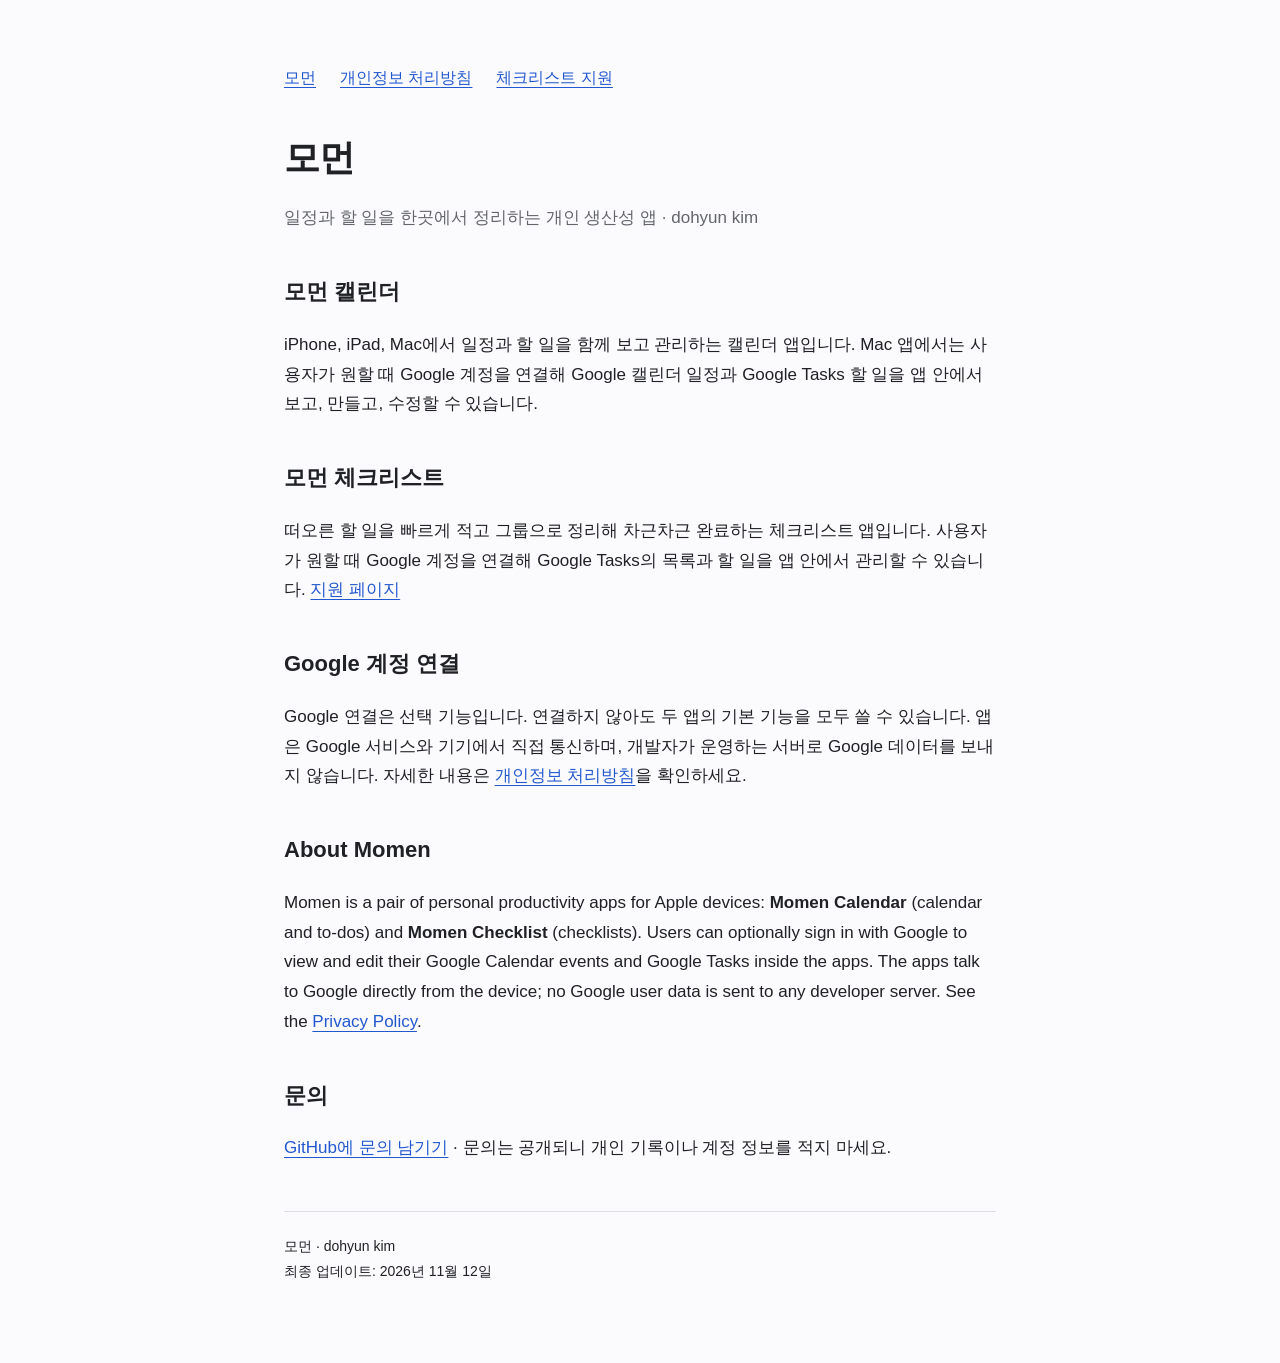
<file: index.html>
<!doctype html>
<html lang="ko"><head><meta charset="utf-8"><meta name="viewport" content="width=device-width,initial-scale=1"><meta name="description" content="모먼 캘린더와 모먼 체크리스트 소개"><title>모먼 · Momen</title><link rel="stylesheet" href="style.css"></head><body><main>
<nav aria-label="주요 메뉴"><a href="./" aria-current="page">모먼</a><a href="privacy.html">개인정보 처리방침</a><a href="https://zamk-dav.github.io/momen-checklist-support/">체크리스트 지원</a></nav>
<h1>모먼</h1><p class="muted">일정과 할 일을 한곳에서 정리하는 개인 생산성 앱 · dohyun kim</p>
<h2>모먼 캘린더</h2><p>iPhone, iPad, Mac에서 일정과 할 일을 함께 보고 관리하는 캘린더 앱입니다. Mac 앱에서는 사용자가 원할 때 Google 계정을 연결해 Google 캘린더 일정과 Google Tasks 할 일을 앱 안에서 보고, 만들고, 수정할 수 있습니다.</p>
<h2>모먼 체크리스트</h2><p>떠오른 할 일을 빠르게 적고 그룹으로 정리해 차근차근 완료하는 체크리스트 앱입니다. 사용자가 원할 때 Google 계정을 연결해 Google Tasks의 목록과 할 일을 앱 안에서 관리할 수 있습니다. <a href="https://zamk-dav.github.io/momen-checklist-support/">지원 페이지</a></p>
<h2>Google 계정 연결</h2><p>Google 연결은 선택 기능입니다. 연결하지 않아도 두 앱의 기본 기능을 모두 쓸 수 있습니다. 앱은 Google 서비스와 기기에서 직접 통신하며, 개발자가 운영하는 서버로 Google 데이터를 보내지 않습니다. 자세한 내용은 <a href="privacy.html">개인정보 처리방침</a>을 확인하세요.</p>
<h2 lang="en">About Momen</h2><p lang="en">Momen is a pair of personal productivity apps for Apple devices: <strong>Momen Calendar</strong> (calendar and to-dos) and <strong>Momen Checklist</strong> (checklists). Users can optionally sign in with Google to view and edit their Google Calendar events and Google Tasks inside the apps. The apps talk to Google directly from the device; no Google user data is sent to any developer server. See the <a href="privacy.html">Privacy Policy</a>.</p>
<h2>문의</h2><p><a href="https://github.com/zamk-DAV/momen-checklist-support/issues/new">GitHub에 문의 남기기</a> · 문의는 공개되니 개인 기록이나 계정 정보를 적지 마세요.</p>
<footer>모먼 · dohyun kim<br>최종 업데이트: 2026년 11월 12일</footer></main></body></html>
</file>
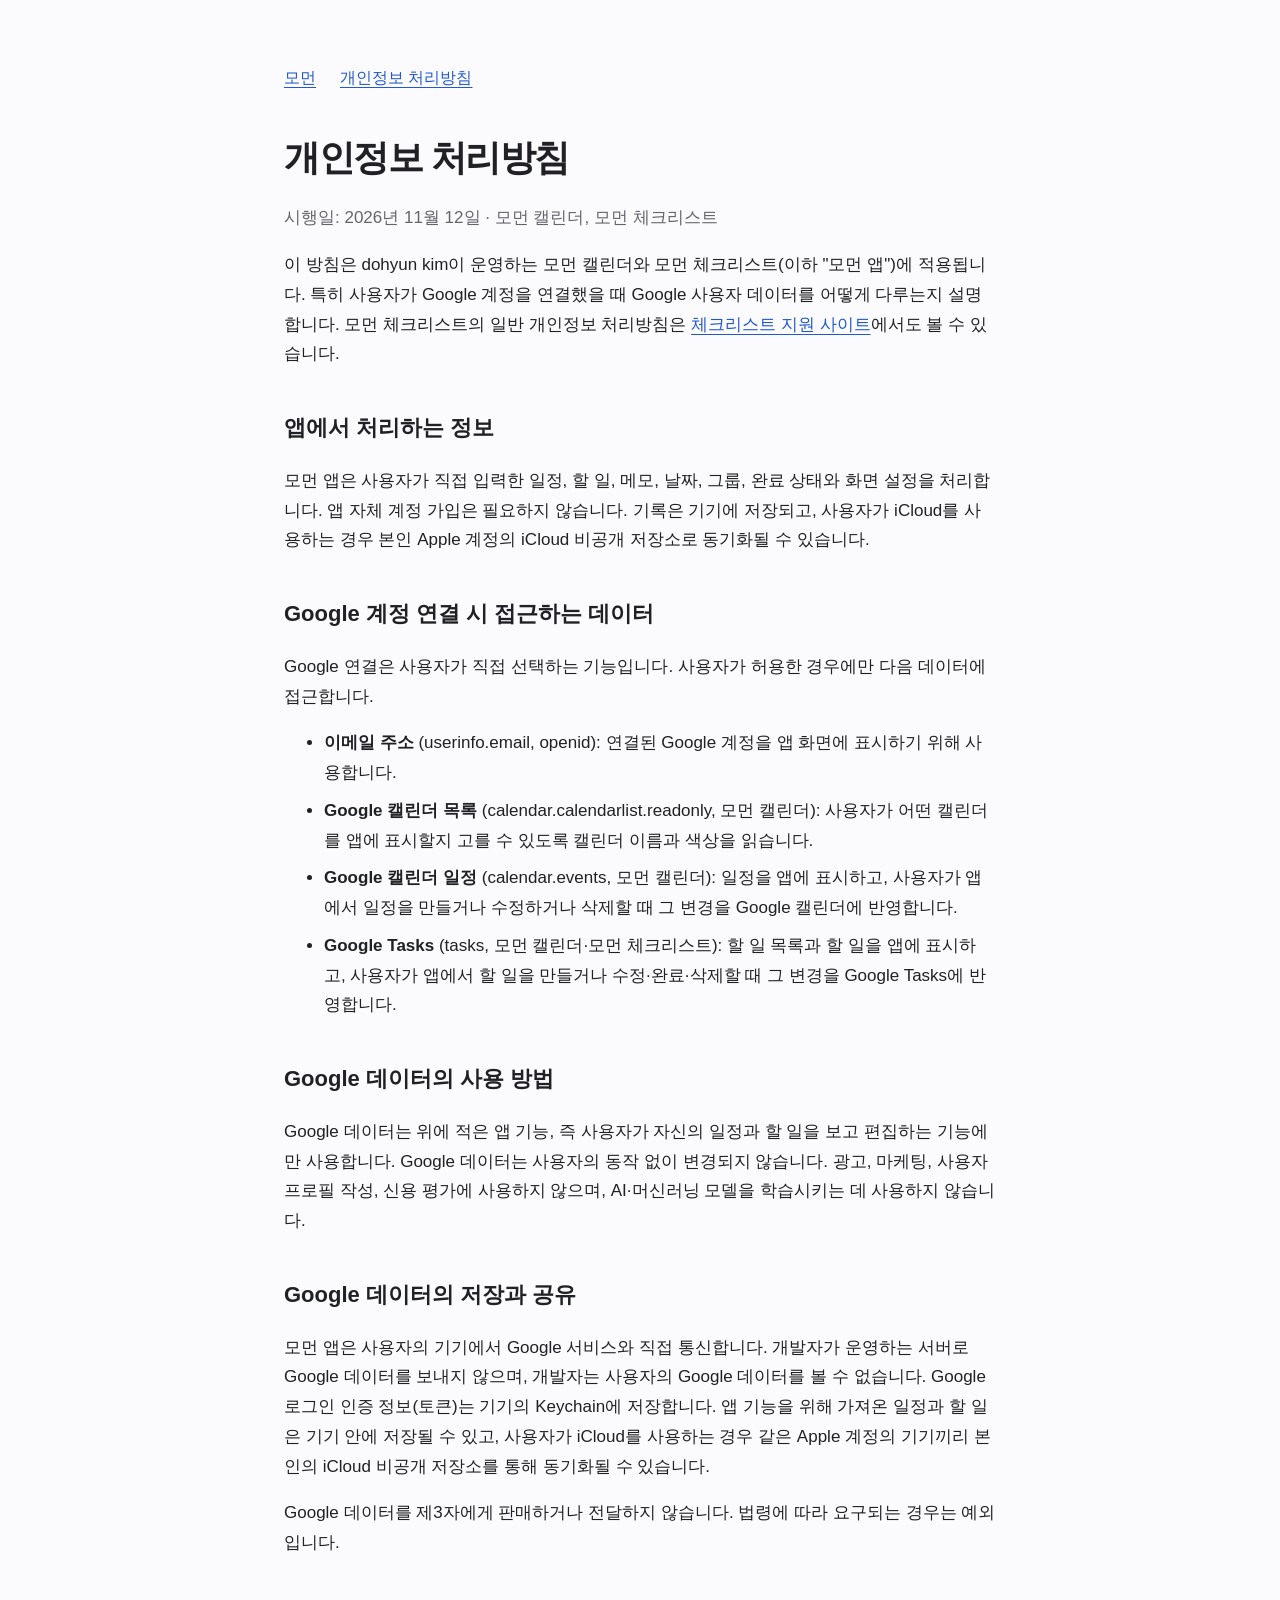
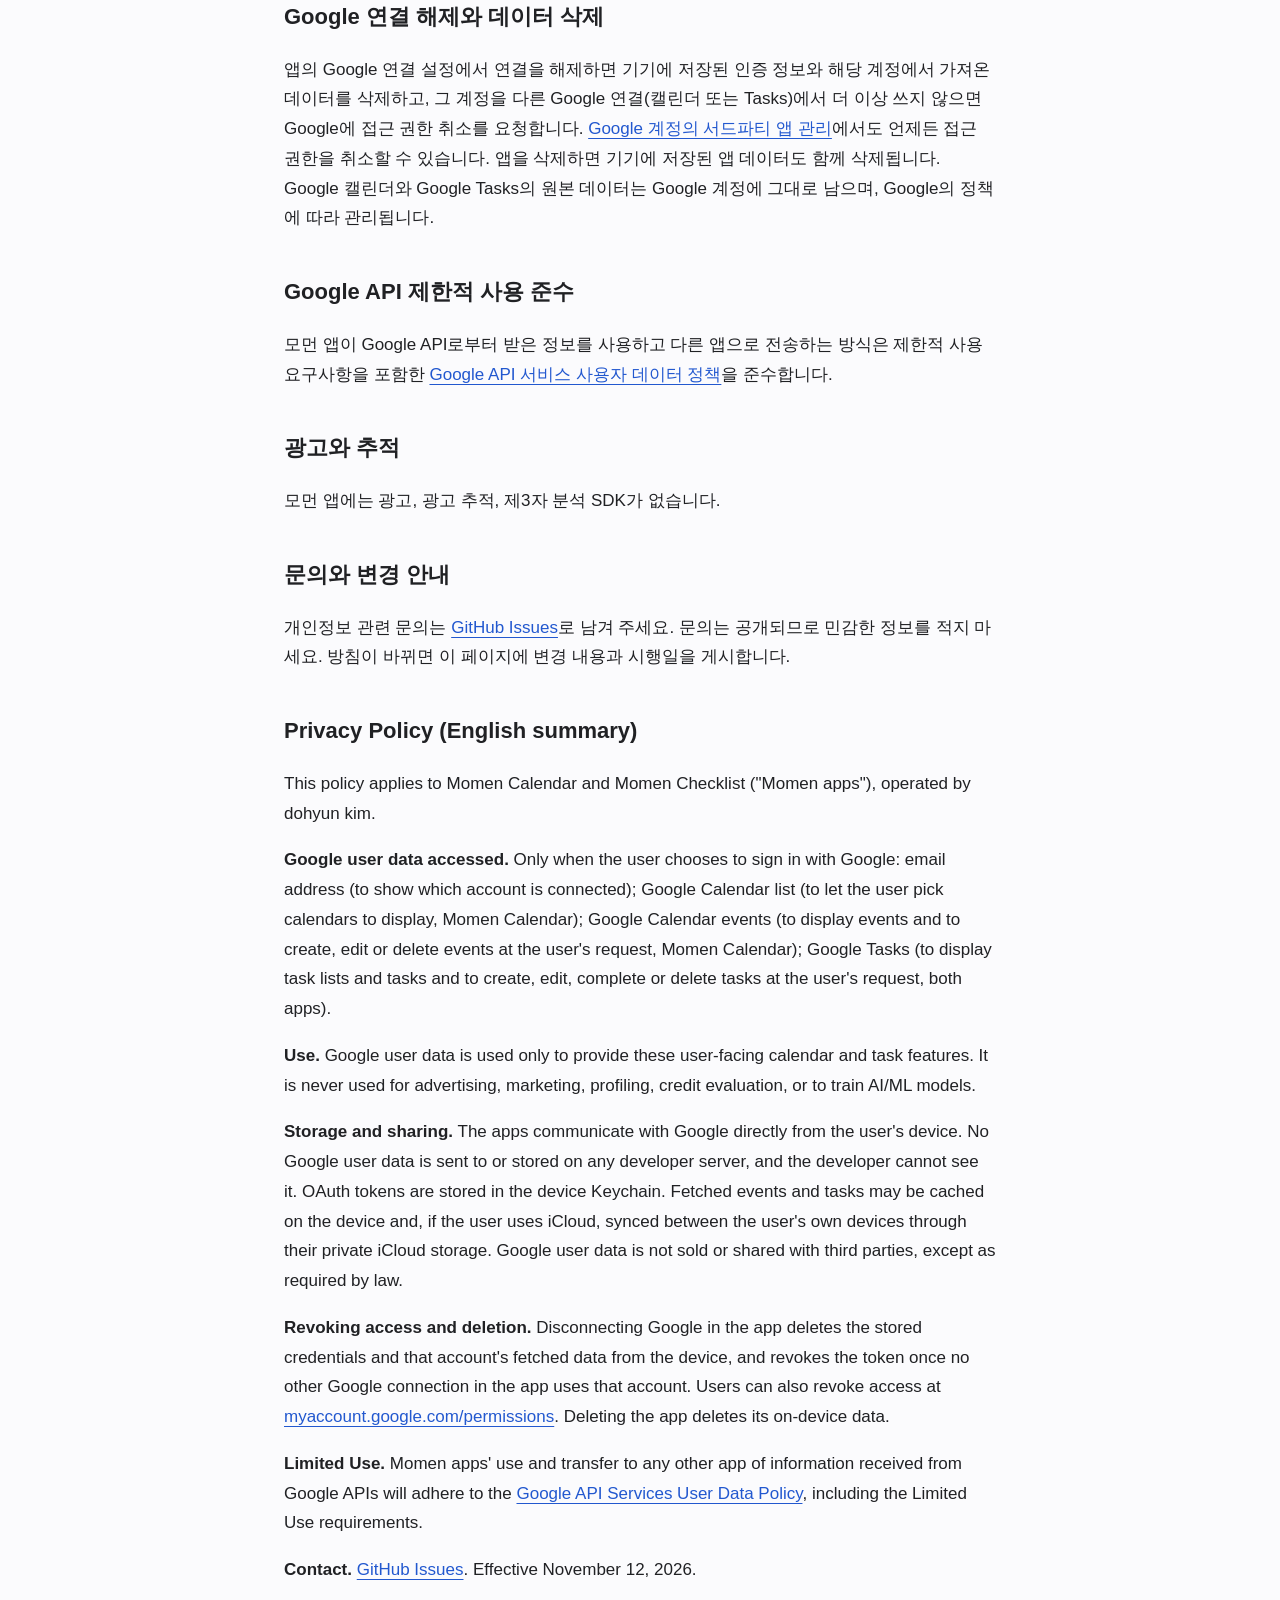
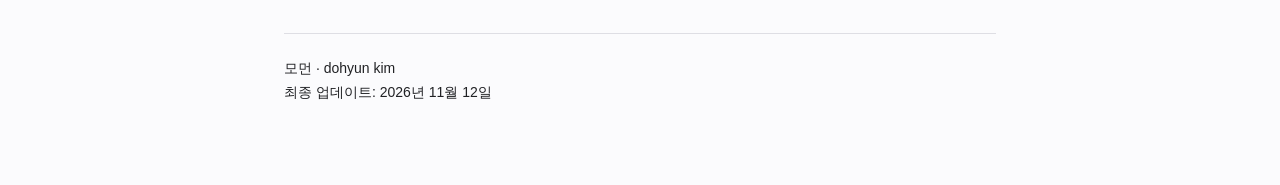
<file: privacy.html>
<!doctype html>
<html lang="ko"><head><meta charset="utf-8"><meta name="viewport" content="width=device-width,initial-scale=1"><meta name="description" content="모먼 캘린더·모먼 체크리스트 개인정보 처리방침"><title>개인정보 처리방침 · 모먼</title><link rel="stylesheet" href="style.css"></head><body><main>
<nav aria-label="주요 메뉴"><a href="./">모먼</a><a href="privacy.html" aria-current="page">개인정보 처리방침</a></nav>
<h1>개인정보 처리방침</h1><p class="muted">시행일: 2026년 11월 12일 · 모먼 캘린더, 모먼 체크리스트</p>
<p>이 방침은 dohyun kim이 운영하는 모먼 캘린더와 모먼 체크리스트(이하 "모먼 앱")에 적용됩니다. 특히 사용자가 Google 계정을 연결했을 때 Google 사용자 데이터를 어떻게 다루는지 설명합니다. 모먼 체크리스트의 일반 개인정보 처리방침은 <a href="https://zamk-dav.github.io/momen-checklist-support/privacy.html">체크리스트 지원 사이트</a>에서도 볼 수 있습니다.</p>

<h2>앱에서 처리하는 정보</h2><p>모먼 앱은 사용자가 직접 입력한 일정, 할 일, 메모, 날짜, 그룹, 완료 상태와 화면 설정을 처리합니다. 앱 자체 계정 가입은 필요하지 않습니다. 기록은 기기에 저장되고, 사용자가 iCloud를 사용하는 경우 본인 Apple 계정의 iCloud 비공개 저장소로 동기화될 수 있습니다.</p>

<h2>Google 계정 연결 시 접근하는 데이터</h2><p>Google 연결은 사용자가 직접 선택하는 기능입니다. 사용자가 허용한 경우에만 다음 데이터에 접근합니다.</p>
<ul>
<li><strong>이메일 주소</strong> (userinfo.email, openid): 연결된 Google 계정을 앱 화면에 표시하기 위해 사용합니다.</li>
<li><strong>Google 캘린더 목록</strong> (calendar.calendarlist.readonly, 모먼 캘린더): 사용자가 어떤 캘린더를 앱에 표시할지 고를 수 있도록 캘린더 이름과 색상을 읽습니다.</li>
<li><strong>Google 캘린더 일정</strong> (calendar.events, 모먼 캘린더): 일정을 앱에 표시하고, 사용자가 앱에서 일정을 만들거나 수정하거나 삭제할 때 그 변경을 Google 캘린더에 반영합니다.</li>
<li><strong>Google Tasks</strong> (tasks, 모먼 캘린더·모먼 체크리스트): 할 일 목록과 할 일을 앱에 표시하고, 사용자가 앱에서 할 일을 만들거나 수정·완료·삭제할 때 그 변경을 Google Tasks에 반영합니다.</li>
</ul>

<h2>Google 데이터의 사용 방법</h2><p>Google 데이터는 위에 적은 앱 기능, 즉 사용자가 자신의 일정과 할 일을 보고 편집하는 기능에만 사용합니다. Google 데이터는 사용자의 동작 없이 변경되지 않습니다. 광고, 마케팅, 사용자 프로필 작성, 신용 평가에 사용하지 않으며, AI·머신러닝 모델을 학습시키는 데 사용하지 않습니다.</p>

<h2>Google 데이터의 저장과 공유</h2><p>모먼 앱은 사용자의 기기에서 Google 서비스와 직접 통신합니다. 개발자가 운영하는 서버로 Google 데이터를 보내지 않으며, 개발자는 사용자의 Google 데이터를 볼 수 없습니다. Google 로그인 인증 정보(토큰)는 기기의 Keychain에 저장합니다. 앱 기능을 위해 가져온 일정과 할 일은 기기 안에 저장될 수 있고, 사용자가 iCloud를 사용하는 경우 같은 Apple 계정의 기기끼리 본인의 iCloud 비공개 저장소를 통해 동기화될 수 있습니다.</p><p>Google 데이터를 제3자에게 판매하거나 전달하지 않습니다. 법령에 따라 요구되는 경우는 예외입니다.</p>

<h2>Google 연결 해제와 데이터 삭제</h2><p>앱의 Google 연결 설정에서 연결을 해제하면 기기에 저장된 인증 정보와 해당 계정에서 가져온 데이터를 삭제하고, 그 계정을 다른 Google 연결(캘린더 또는 Tasks)에서 더 이상 쓰지 않으면 Google에 접근 권한 취소를 요청합니다. <a href="https://myaccount.google.com/permissions">Google 계정의 서드파티 앱 관리</a>에서도 언제든 접근 권한을 취소할 수 있습니다. 앱을 삭제하면 기기에 저장된 앱 데이터도 함께 삭제됩니다. Google 캘린더와 Google Tasks의 원본 데이터는 Google 계정에 그대로 남으며, Google의 정책에 따라 관리됩니다.</p>

<h2>Google API 제한적 사용 준수</h2><p>모먼 앱이 Google API로부터 받은 정보를 사용하고 다른 앱으로 전송하는 방식은 제한적 사용 요구사항을 포함한 <a href="https://developers.google.com/terms/api-services-user-data-policy">Google API 서비스 사용자 데이터 정책</a>을 준수합니다.</p>

<h2>광고와 추적</h2><p>모먼 앱에는 광고, 광고 추적, 제3자 분석 SDK가 없습니다.</p>

<h2>문의와 변경 안내</h2><p>개인정보 관련 문의는 <a href="https://github.com/zamk-DAV/momen-checklist-support/issues/new">GitHub Issues</a>로 남겨 주세요. 문의는 공개되므로 민감한 정보를 적지 마세요. 방침이 바뀌면 이 페이지에 변경 내용과 시행일을 게시합니다.</p>

<section lang="en">
<h2>Privacy Policy (English summary)</h2>
<p>This policy applies to Momen Calendar and Momen Checklist ("Momen apps"), operated by dohyun kim.</p>
<p><strong>Google user data accessed.</strong> Only when the user chooses to sign in with Google: email address (to show which account is connected); Google Calendar list (to let the user pick calendars to display, Momen Calendar); Google Calendar events (to display events and to create, edit or delete events at the user's request, Momen Calendar); Google Tasks (to display task lists and tasks and to create, edit, complete or delete tasks at the user's request, both apps).</p>
<p><strong>Use.</strong> Google user data is used only to provide these user-facing calendar and task features. It is never used for advertising, marketing, profiling, credit evaluation, or to train AI/ML models.</p>
<p><strong>Storage and sharing.</strong> The apps communicate with Google directly from the user's device. No Google user data is sent to or stored on any developer server, and the developer cannot see it. OAuth tokens are stored in the device Keychain. Fetched events and tasks may be cached on the device and, if the user uses iCloud, synced between the user's own devices through their private iCloud storage. Google user data is not sold or shared with third parties, except as required by law.</p>
<p><strong>Revoking access and deletion.</strong> Disconnecting Google in the app deletes the stored credentials and that account's fetched data from the device, and revokes the token once no other Google connection in the app uses that account. Users can also revoke access at <a href="https://myaccount.google.com/permissions">myaccount.google.com/permissions</a>. Deleting the app deletes its on-device data.</p>
<p><strong>Limited Use.</strong> Momen apps' use and transfer to any other app of information received from Google APIs will adhere to the <a href="https://developers.google.com/terms/api-services-user-data-policy">Google API Services User Data Policy</a>, including the Limited Use requirements.</p>
<p><strong>Contact.</strong> <a href="https://github.com/zamk-DAV/momen-checklist-support/issues/new">GitHub Issues</a>. Effective November 12, 2026.</p>
</section>
<footer>모먼 · dohyun kim<br>최종 업데이트: 2026년 11월 12일</footer></main></body></html>
</file>
<file: style.css>
*{box-sizing:border-box}body{font-family:-apple-system,BlinkMacSystemFont,"Apple SD Gothic Neo",sans-serif;line-height:1.75;color:#202124;margin:0;background:#fbfbfd}main{max-width:760px;margin:auto;padding:64px 24px 80px}nav{display:flex;gap:24px;margin-bottom:44px}a{color:#2258cf;text-underline-offset:4px}h1{font-size:36px;letter-spacing:-.04em;line-height:1.2}h2{font-size:22px;margin-top:40px}p,li{font-size:17px}.muted{color:#63656b}footer{border-top:1px solid #dedee4;margin-top:48px;padding-top:22px;font-size:14px}li{margin:8px 0}a:focus-visible{outline:3px solid #2258cf;outline-offset:4px}@media(prefers-color-scheme:dark){body{background:#17171b;color:#eee}a{color:#9db8ff}.muted{color:#b5b5bf}}
</file>
